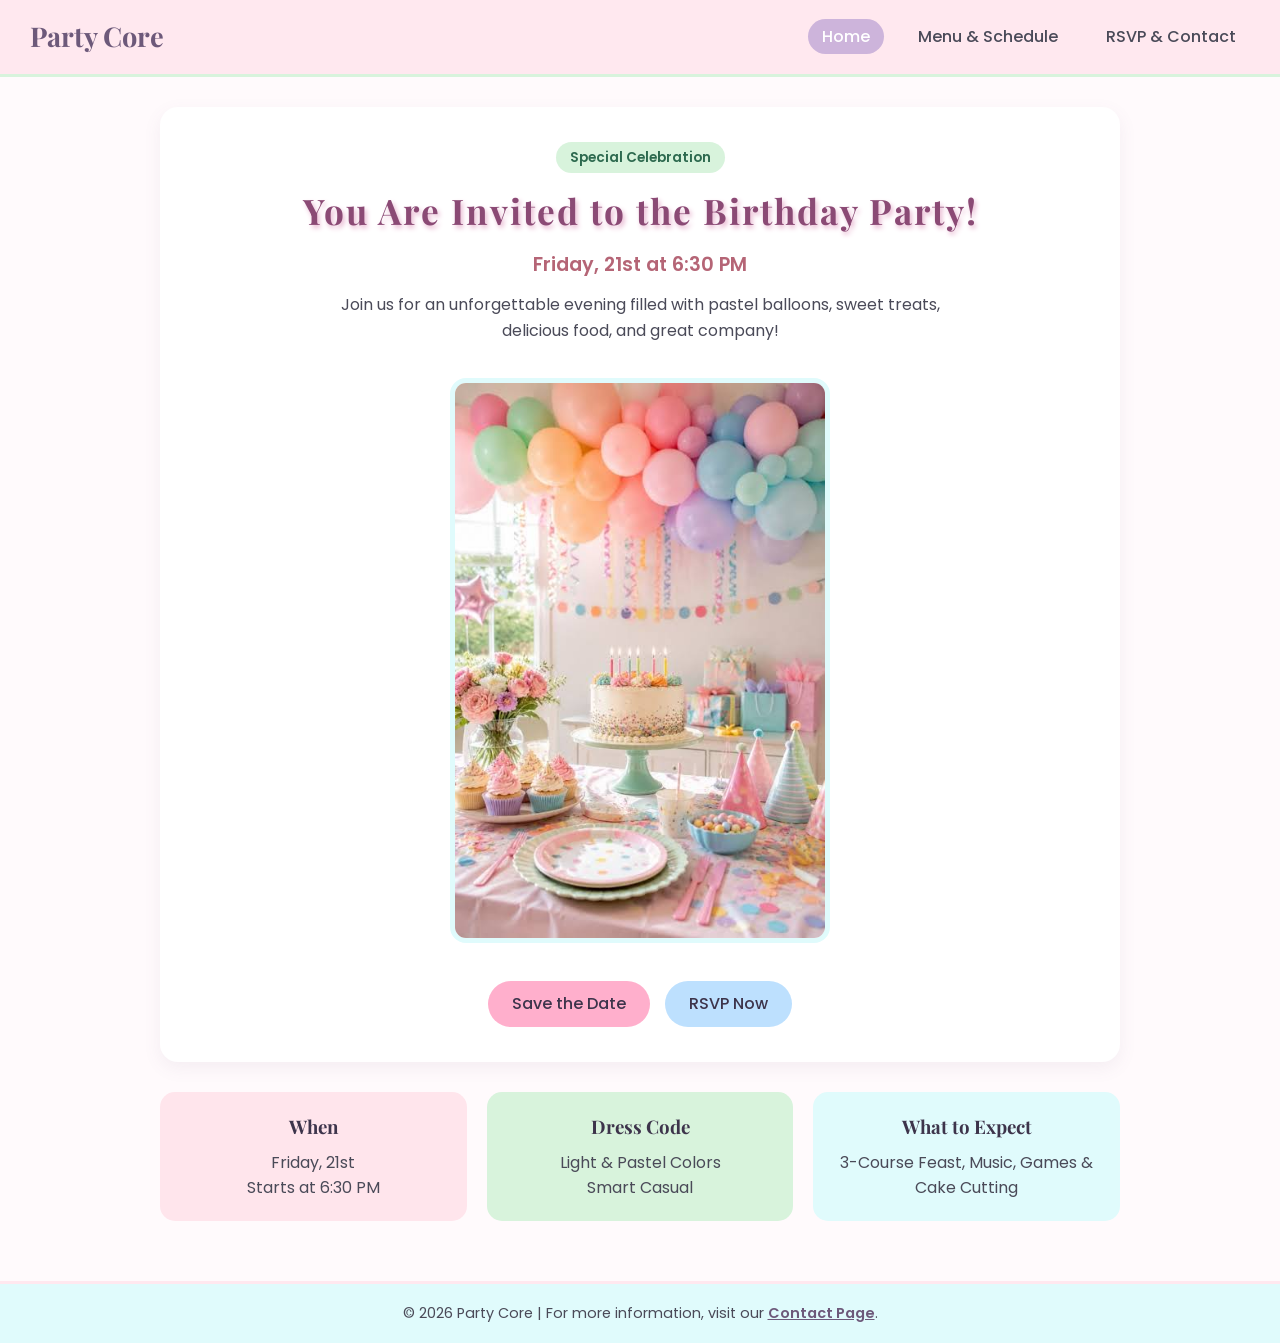
<file: index.html>
<!DOCTYPE html>
<html lang="en">
<head>
  <meta charset="UTF-8">
  <meta name="viewport" content="width=device-width, initial-scale=1.0">
  <title>Party Core | Birthday Invitation</title>
  <!-- Google Fonts: Playfair Display & Poppins -->
  <link href="https://fonts.googleapis.com/css2?family=Playfair+Display:wght@600;700&family=Poppins:wght@300;400;500;600&display=swap" rel="stylesheet">
  <link rel="stylesheet" href="style.css">
</head>
<body>

  <!-- Consistent Navigation Bar -->
  <header>
    <nav class="navbar">
      <div class="logo">Party Core</div>
      <ul class="nav-links">
        <li><a href="index.html" class="active">Home</a></li>
        <li><a href="menu.html">Menu & Schedule</a></li>
        <li><a href="rsvp.html">RSVP & Contact</a></li>
      </ul>
    </nav>
  </header>

  <!-- Main Content -->
  <main class="container">
    <section class="hero-card">
      <span class="badge">Special Celebration</span>
      <h1>You Are Invited to the Birthday Party!</h1>
      <p class="event-date">Friday, 21st at 6:30 PM</p>
      <p class="intro-text">
        Join us for an unforgettable evening filled with pastel balloons, sweet treats, delicious food, and great company!
      </p>

      <div class="image-wrapper">
        <img src="images.jpg" alt="Pastel birthday cake, cupcakes, and balloons">
      </div>

      <div class="button-group">
        <button class="btn-primary" onclick="saveTheDate()">Save the Date</button>
        <a href="rsvp.html" class="btn-secondary">RSVP Now</a>
      </div>
    </section>

    <section class="highlights">
      <div class="card pastel-pink">
        <h3>When</h3>
        <p>Friday, 21st<br>Starts at 6:30 PM</p>
      </div>
      <div class="card pastel-mint">
        <h3>Dress Code</h3>
        <p>Light & Pastel Colors<br>Smart Casual</p>
      </div>
      <div class="card pastel-blue">
        <h3>What to Expect</h3>
        <p>3-Course Feast, Music, Games & Cake Cutting</p>
      </div>
    </section>
  </main>

  <!-- Consistent Footer -->
  <footer>
    <p>&copy; 2026 Party Core | For more information, visit our <a href="rsvp.html">Contact Page</a>.</p>
  </footer>

  <script src="script.js"></script>
</body>
</html>
</file>
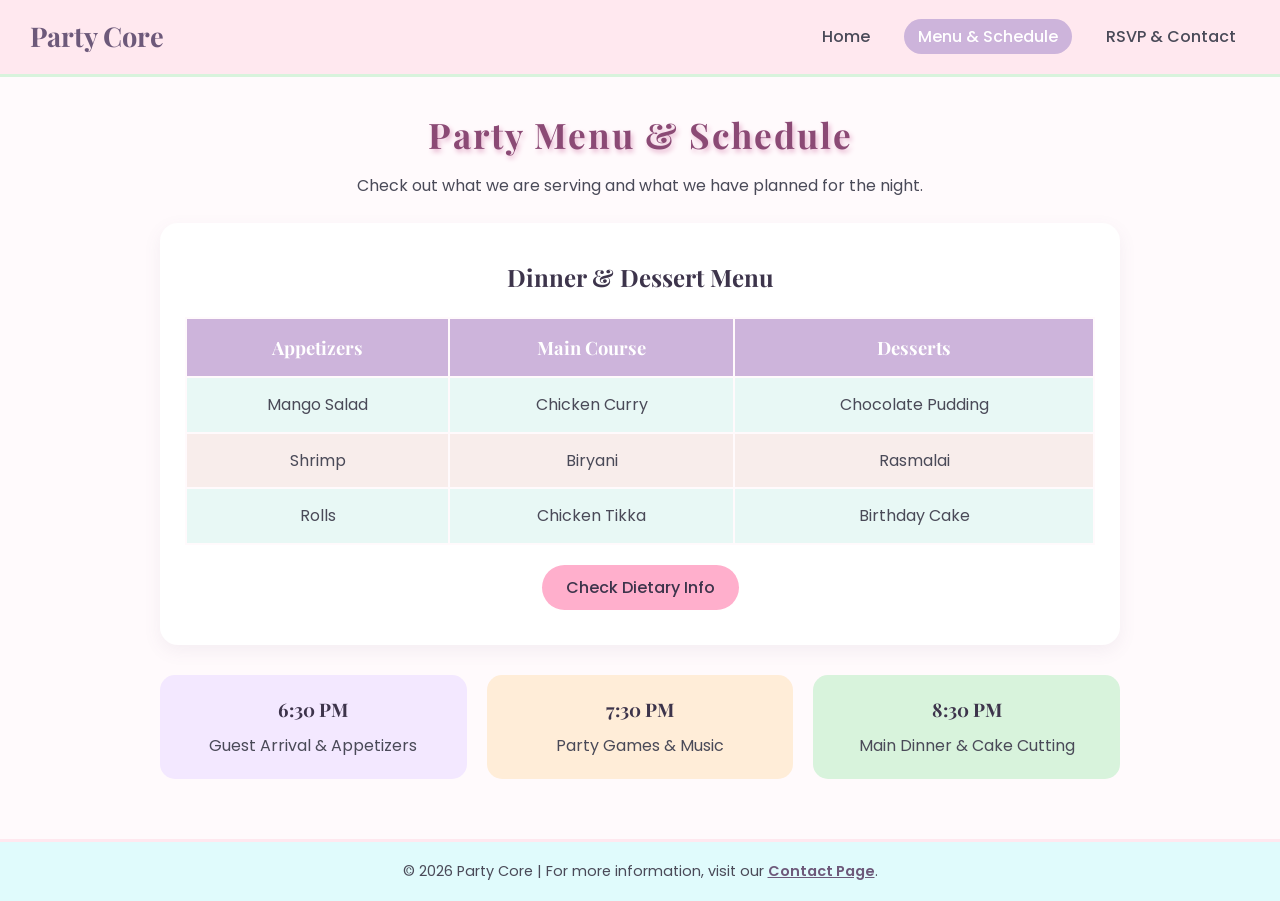
<file: menu.html>
<!DOCTYPE html>
<html lang="en">
<head>
  <meta charset="UTF-8">
  <meta name="viewport" content="width=device-width, initial-scale=1.0">
  <title>Party Core | Menu & Schedule</title>
  <link href="https://fonts.googleapis.com/css2?family=Playfair+Display:wght@600;700&family=Poppins:wght@300;400;500;600&display=swap" rel="stylesheet">
  <link rel="stylesheet" href="style.css">
</head>
<body>

  <!-- Consistent Navigation Bar -->
  <header>
    <nav class="navbar">
      <div class="logo">Party Core</div>
      <ul class="nav-links">
        <li><a href="index.html">Home</a></li>
        <li><a href="menu.html" class="active">Menu & Schedule</a></li>
        <li><a href="rsvp.html">RSVP & Contact</a></li>
      </ul>
    </nav>
  </header>

  <!-- Main Content -->
  <main class="container">
    <section class="page-header">
      <h1>Party Menu & Schedule</h1>
      <p>Check out what we are serving and what we have planned for the night.</p>
    </section>

    <!-- Styled Menu Table from Lab 11 -->
    <section class="content-card">
      <h2>Dinner & Dessert Menu</h2>
      <div class="table-responsive">
        <table>
          <thead>
            <tr>
              <th>Appetizers</th>
              <th>Main Course</th>
              <th>Desserts</th>
            </tr>
          </thead>
          <tbody>
            <tr>
              <td>Mango Salad</td>
              <td>Chicken Curry</td>
              <td>Chocolate Pudding</td>
            </tr>
            <tr>
              <td>Shrimp</td>
              <td>Biryani</td>
              <td>Rasmalai</td>
            </tr>
            <tr>
              <td>Rolls</td>
              <td>Chicken Tikka</td>
              <td>Birthday Cake</td>
            </tr>
          </tbody>
        </table>
      </div>

      <div class="center-btn">
        <button class="btn-primary" onclick="dietaryNote()">Check Dietary Info</button>
      </div>
    </section>

    <!-- Evening Schedule -->
    <section class="highlights">
      <div class="card pastel-lavender">
        <h3>6:30 PM</h3>
        <p>Guest Arrival & Appetizers</p>
      </div>
      <div class="card pastel-peach">
        <h3>7:30 PM</h3>
        <p>Party Games & Music</p>
      </div>
      <div class="card pastel-mint">
        <h3>8:30 PM</h3>
        <p>Main Dinner & Cake Cutting</p>
      </div>
    </section>
  </main>

  <!-- Consistent Footer -->
  <footer>
    <p>&copy; 2026 Party Core | For more information, visit our <a href="rsvp.html">Contact Page</a>.</p>
  </footer>

  <script src="script.js"></script>
</body>
</html>
</file>
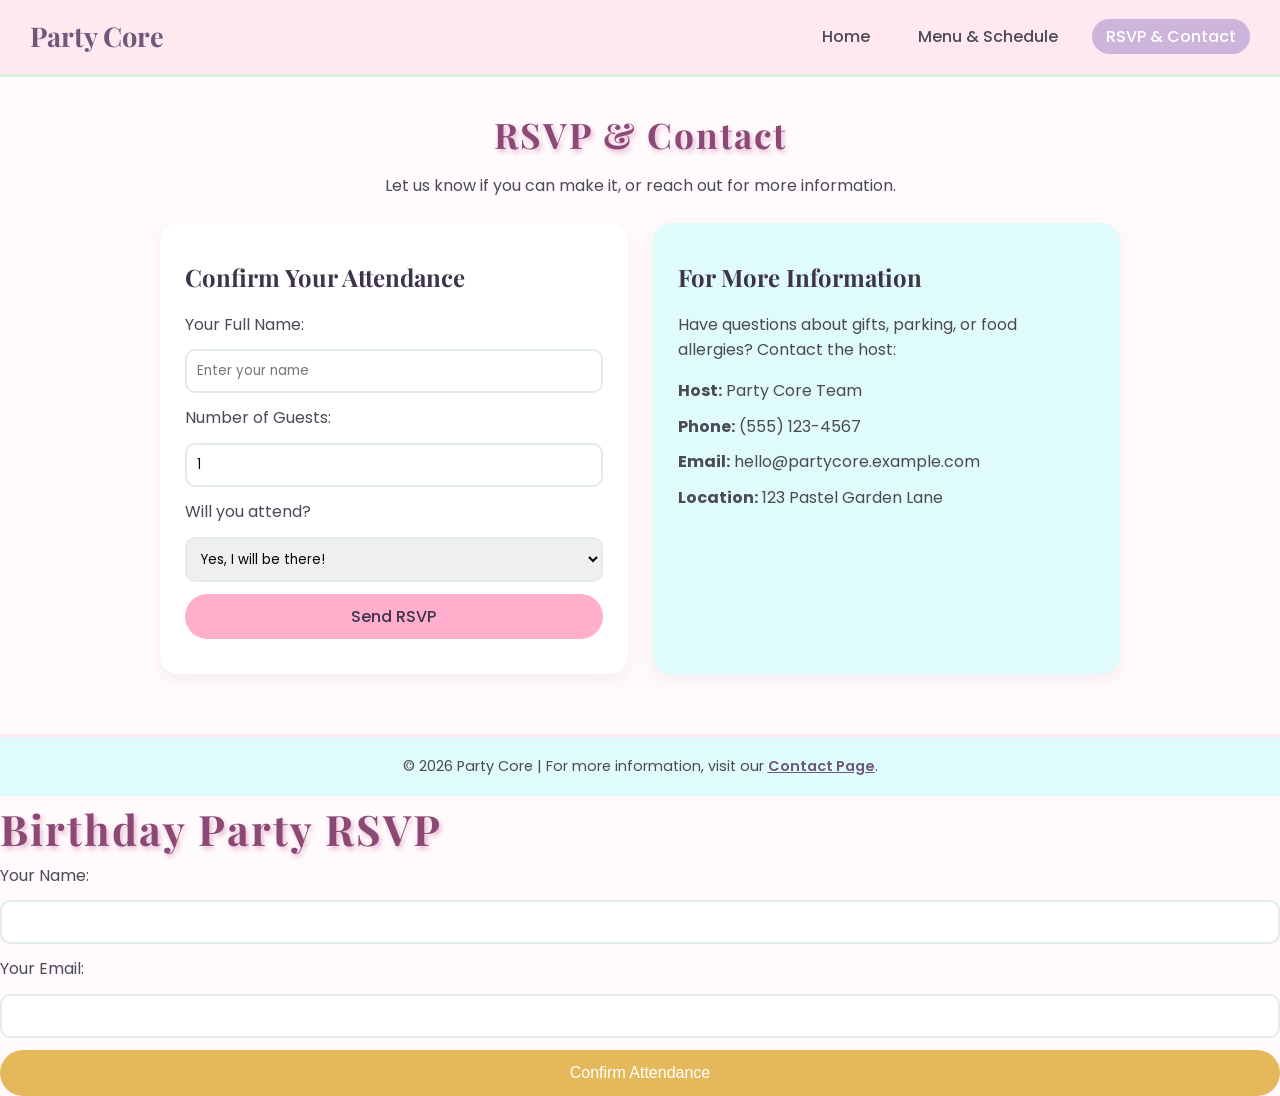
<file: rsvp.html>
<!DOCTYPE html>
<html lang="en">
<head>
  <meta charset="UTF-8">
  <meta name="viewport" content="width=device-width, initial-scale=1.0">
  <title>Party Core | RSVP & Contact</title>
  <link href="https://fonts.googleapis.com/css2?family=Playfair+Display:wght@600;700&family=Poppins:wght@300;400;500;600&display=swap" rel="stylesheet">
  <link rel="stylesheet" href="style.css">
</head>
<body>

  <!-- Consistent Navigation Bar -->
  <header>
    <nav class="navbar">
      <div class="logo">Party Core</div>
      <ul class="nav-links">
        <li><a href="index.html">Home</a></li>
        <li><a href="menu.html">Menu & Schedule</a></li>
        <li><a href="rsvp.html" class="active">RSVP & Contact</a></li>
      </ul>
    </nav>
  </header>

  <!-- Main Content -->
  <main class="container">
    <section class="page-header">
      <h1>RSVP & Contact</h1>
      <p>Let us know if you can make it, or reach out for more information.</p>
    </section>

    <div class="two-column">
      <!-- RSVP Form -->
      <section class="content-card">
        <h2>Confirm Your Attendance</h2>
        <form id="rsvpForm" onsubmit="submitRSVP(event)">
          <label for="guestName">Your Full Name:</label>
          <input type="text" id="guestName" placeholder="Enter your name" required>

          <label for="guestCount">Number of Guests:</label>
          <input type="number" id="guestCount" min="1" max="10" value="1" required>

          <label for="attending">Will you attend?</label>
          <select id="attending">
            <option value="Yes, I will be there!">Yes, I will be there!</option>
            <option value="Sorry, I cannot make it.">Sorry, I cannot make it.</option>
          </select>

          <button type="submit" class="btn-primary">Send RSVP</button>
        </form>
      </section>

      <!-- Contact Info -->
      <section class="content-card pastel-blue">
        <h2>For More Information</h2>
        <p>Have questions about gifts, parking, or food allergies? Contact the host:</p>
        <ul class="contact-list">
          <li><strong>Host:</strong> Party Core Team</li>
          <li><strong>Phone:</strong> (555) 123-4567</li>
          <li><strong>Email:</strong> hello@partycore.example.com</li>
          <li><strong>Location:</strong> 123 Pastel Garden Lane</li>
        </ul>
      </section>
    </div>
  </main>

  <!-- Consistent Footer -->
  <footer>
    <p>&copy; 2026 Party Core | For more information, visit our <a href="rsvp.html">Contact Page</a>.</p>
  </footer>

  <script src="script.js"></script>
</body>
</html>
<h1>Birthday Party RSVP</h1>

<form onsubmit="showMessage(event)">
    <label>Your Name:</label>
    <input type="text" required>

    <label>Your Email:</label>
    <input type="email" required>

    <button type="submit">Confirm Attendance</button>
</form>

<script>
function showMessage(event) {
    event.preventDefault();
    alert("Thank you for confirming!");
}
</script>
</file>
<file: style.css>
/* General Reset & Fonts */
* {
  box-sizing: border-box;
  margin: 0;
  padding: 0;
}

body {
  font-family: 'Poppins', sans-serif;
  background-color: #fffafc;
  color: #4a4a58;
  line-height: 1.6;
  display: flex;
  flex-direction: column;
  min-height: 100vh;
}

h1, h2, h3, .logo {
  font-family: 'Playfair Display', serif;
  color: #3d344b;
}

/* Navigation Bar */
.navbar {
  background-color: #ffe8ef;
  padding: 15px 30px;
  display: flex;
  justify-content: space-between;
  align-items: center;
  border-bottom: 3px solid #d8f3dc;
}

.logo {
  font-size: 1.7rem;
  font-weight: 700;
  color: #6d597a;
}

.nav-links {
  list-style: none;
  display: flex;
  gap: 20px;
}

.nav-links a {
  text-decoration: none;
  color: #4a4a58;
  font-weight: 500;
  padding: 6px 14px;
  border-radius: 20px;
  transition: background-color 0.3s;
}

.nav-links a:hover,
.nav-links a.active {
  background-color: #cdb4db;
  color: #ffffff;
}

/* Main Container */
.container {
  max-width: 960px;
  width: 90%;
  margin: 30px auto;
  flex: 1;
}

/* Hero Section */
.hero-card, .content-card {
  background-color: #ffffff;
  border-radius: 18px;
  padding: 35px 25px;
  text-align: center;
  box-shadow: 0 6px 18px rgba(109, 89, 122, 0.08);
  margin-bottom: 30px;
}

.badge {
  display: inline-block;
  background-color: #d8f3dc;
  color: #2d6a4f;
  padding: 5px 14px;
  border-radius: 20px;
  font-size: 0.85rem;
  font-weight: 600;
  margin-bottom: 10px;
}

.hero-card h1, .page-header h1 {
  font-size: 2.2rem;
  margin-bottom: 10px;
  text-align: center;
}

.page-header {
  text-align: center;
  margin-bottom: 25px;
}

.event-date {
  font-size: 1.2rem;
  font-weight: 600;
  color: #b56576;
  margin-bottom: 12px;
}

.intro-text {
  max-width: 600px;
  margin: 0 auto 20px auto;
}

.image-wrapper img {
  max-width: 100%;
  width: 380px;
  height: auto;
  border-radius: 16px;
  border: 5px solid #e0fbfc;
  margin: 15px 0;
}

/* Buttons */
.button-group {
  display: flex;
  justify-content: center;
  gap: 15px;
  margin-top: 15px;
  flex-wrap: wrap;
}

.btn-primary, .btn-secondary {
  font-family: 'Poppins', sans-serif;
  font-size: 1rem;
  font-weight: 500;
  padding: 10px 24px;
  border-radius: 25px;
  border: none;
  cursor: pointer;
  text-decoration: none;
  display: inline-block;
}

.btn-primary {
  background-color: #ffafcc;
  color: #3d344b;
}

.btn-primary:hover {
  background-color: #ffc8dd;
}

.btn-secondary {
  background-color: #bde0fe;
  color: #3d344b;
}

.btn-secondary:hover {
  background-color: #a2d2ff;
}

/* Pastel Highlight Cards */
.highlights {
  display: flex;
  gap: 20px;
  justify-content: space-between;
  margin-bottom: 30px;
}

.card {
  flex: 1;
  padding: 20px;
  border-radius: 15px;
  text-align: center;
}

.card h3 {
  margin-bottom: 8px;
}

.pastel-pink { background-color: #ffe5ec; }
.pastel-mint { background-color: #d8f3dc; }
.pastel-blue { background-color: #e0fbfc; }
.pastel-lavender { background-color: #f3e8ff; }
.pastel-peach { background-color: #ffedd8; }

/* Menu Table */
.table-responsive {
  overflow-x: auto;
  margin: 20px 0;
}

table {
  width: 100%;
  border-collapse: collapse;
  margin: 0 auto;
}

th, td {
  padding: 14px;
  text-align: center;
  border: 2px solid #fffafc;
}

th {
  background-color: #cdb4db;
  color: #ffffff;
  font-family: 'Playfair Display', serif;
  font-size: 1.15rem;
}

tr:nth-child(even) {
  background-color: #f8edeb;
}

tr:nth-child(odd) {
  background-color: #e8f8f5;
}

.center-btn {
  margin-top: 15px;
}

/* Two-Column Layout & RSVP Form */
.two-column {
  display: flex;
  gap: 25px;
}

.two-column .content-card {
  flex: 1;
  text-align: left;
}

.two-column h2 {
  margin-bottom: 15px;
}

form {
  display: flex;
  flex-direction: column;
  gap: 12px;
}

input, select {
  padding: 10px;
  border: 2px solid #e2ece9;
  border-radius: 10px;
  font-family: 'Poppins', sans-serif;
}

.contact-list {
  list-style: none;
  margin-top: 15px;
}

.contact-list li {
  margin-bottom: 10px;
}

/* Footer */
footer {
  background-color: #e0fbfc;
  text-align: center;
  padding: 18px;
  font-size: 0.9rem;
  border-top: 3px solid #ffe8ef;
}

footer a {
  color: #6d597a;
  font-weight: 600;
}

/* Responsive Design for Mobile Screens */
@media (max-width: 700px) {
  .navbar {
    flex-direction: column;
    gap: 12px;
  }

  .nav-links {
    flex-wrap: wrap;
    justify-content: center;
  }

  .highlights, .two-column {
    flex-direction: column;
  }

  .hero-card h1, .page-header h1 {
    font-size: 1.7rem;
  }
}
button {
    background-color: #E6B85C;
    color: white;
    padding: 14px 25px;
    border: none;
    border-radius: 25px;
    font-size: 16px;
    cursor: pointer;
    transition: 0.3s;
}

button:hover {
    background-color: #D49B38;
    transform: scale(1.05);
}
/* Manual: Improve birthday heading design */

h1 {
    color: #8B4A75;
    font-size: 42px;
    text-shadow: 2px 3px 5px #E8B6D0;
    letter-spacing: 2px;
}

h1:hover {
    color: #D46A9A;
    transition: 0.3s;
}
</file>
